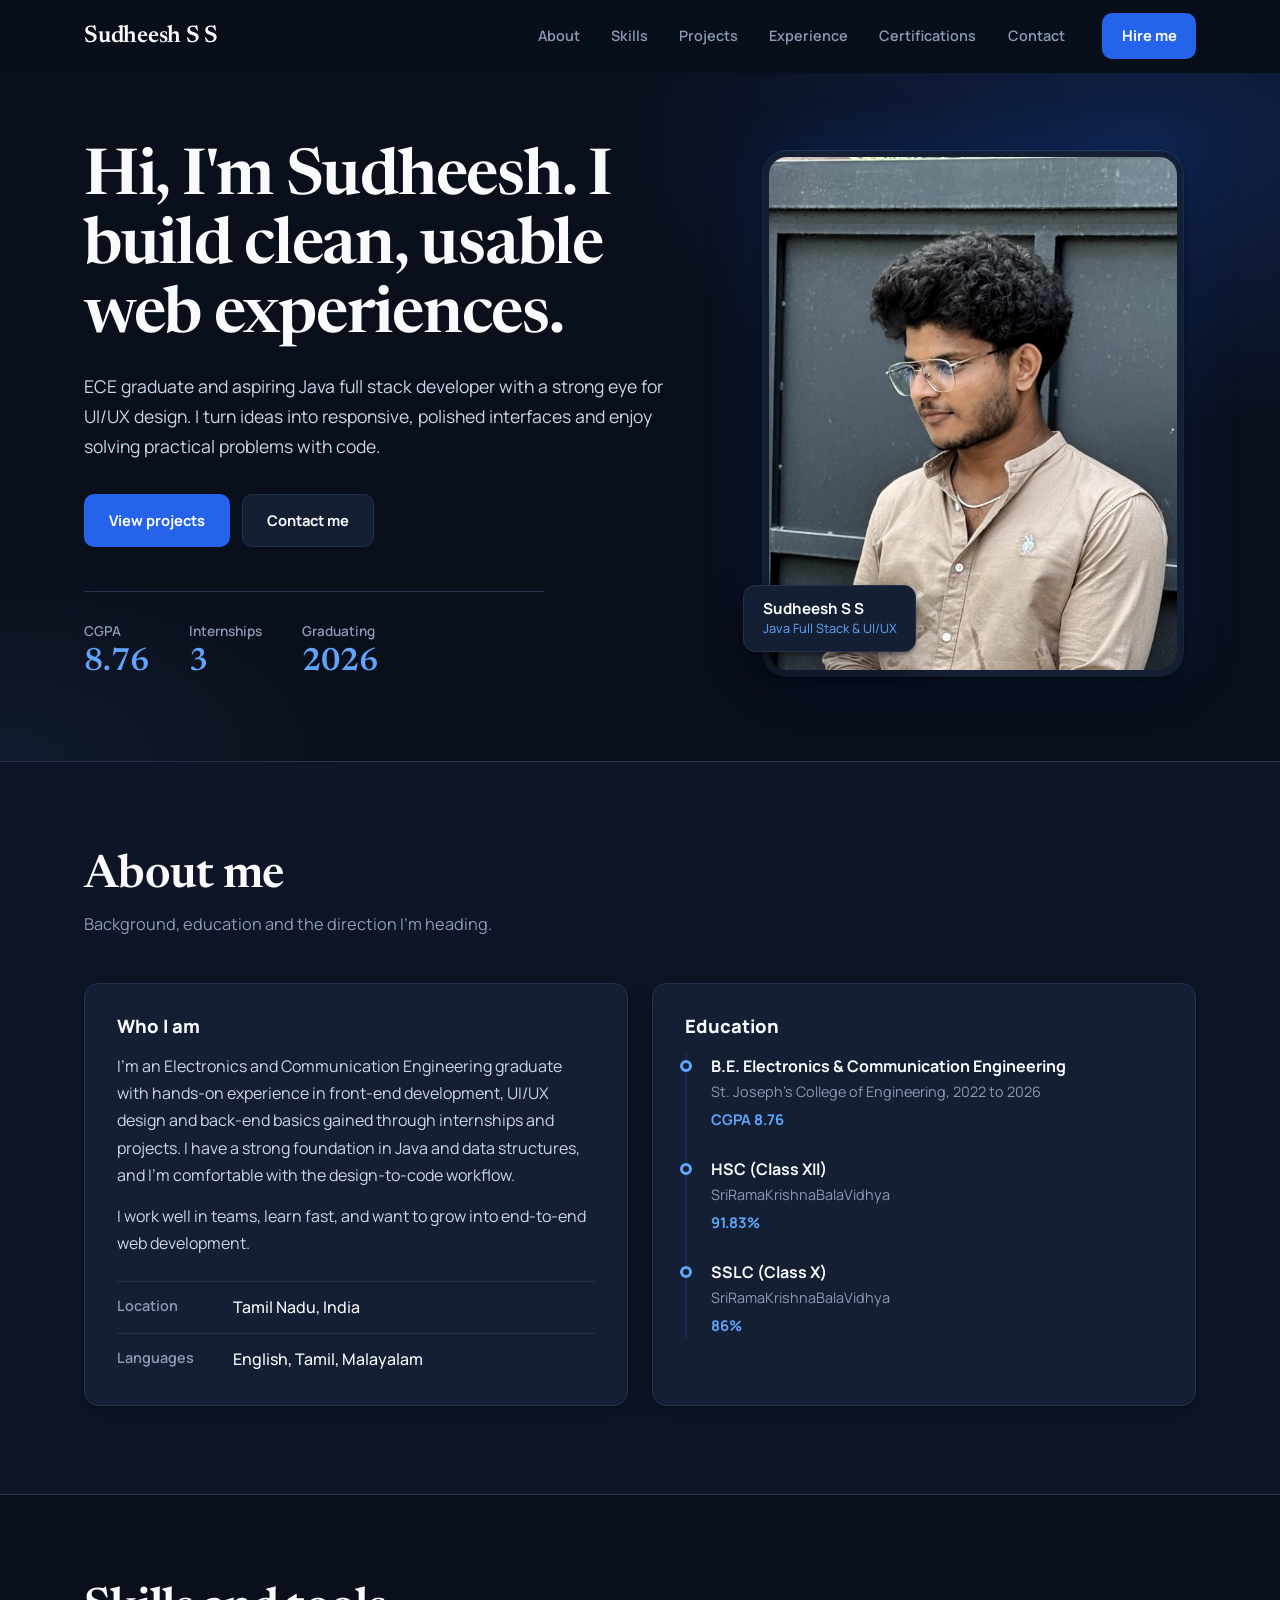
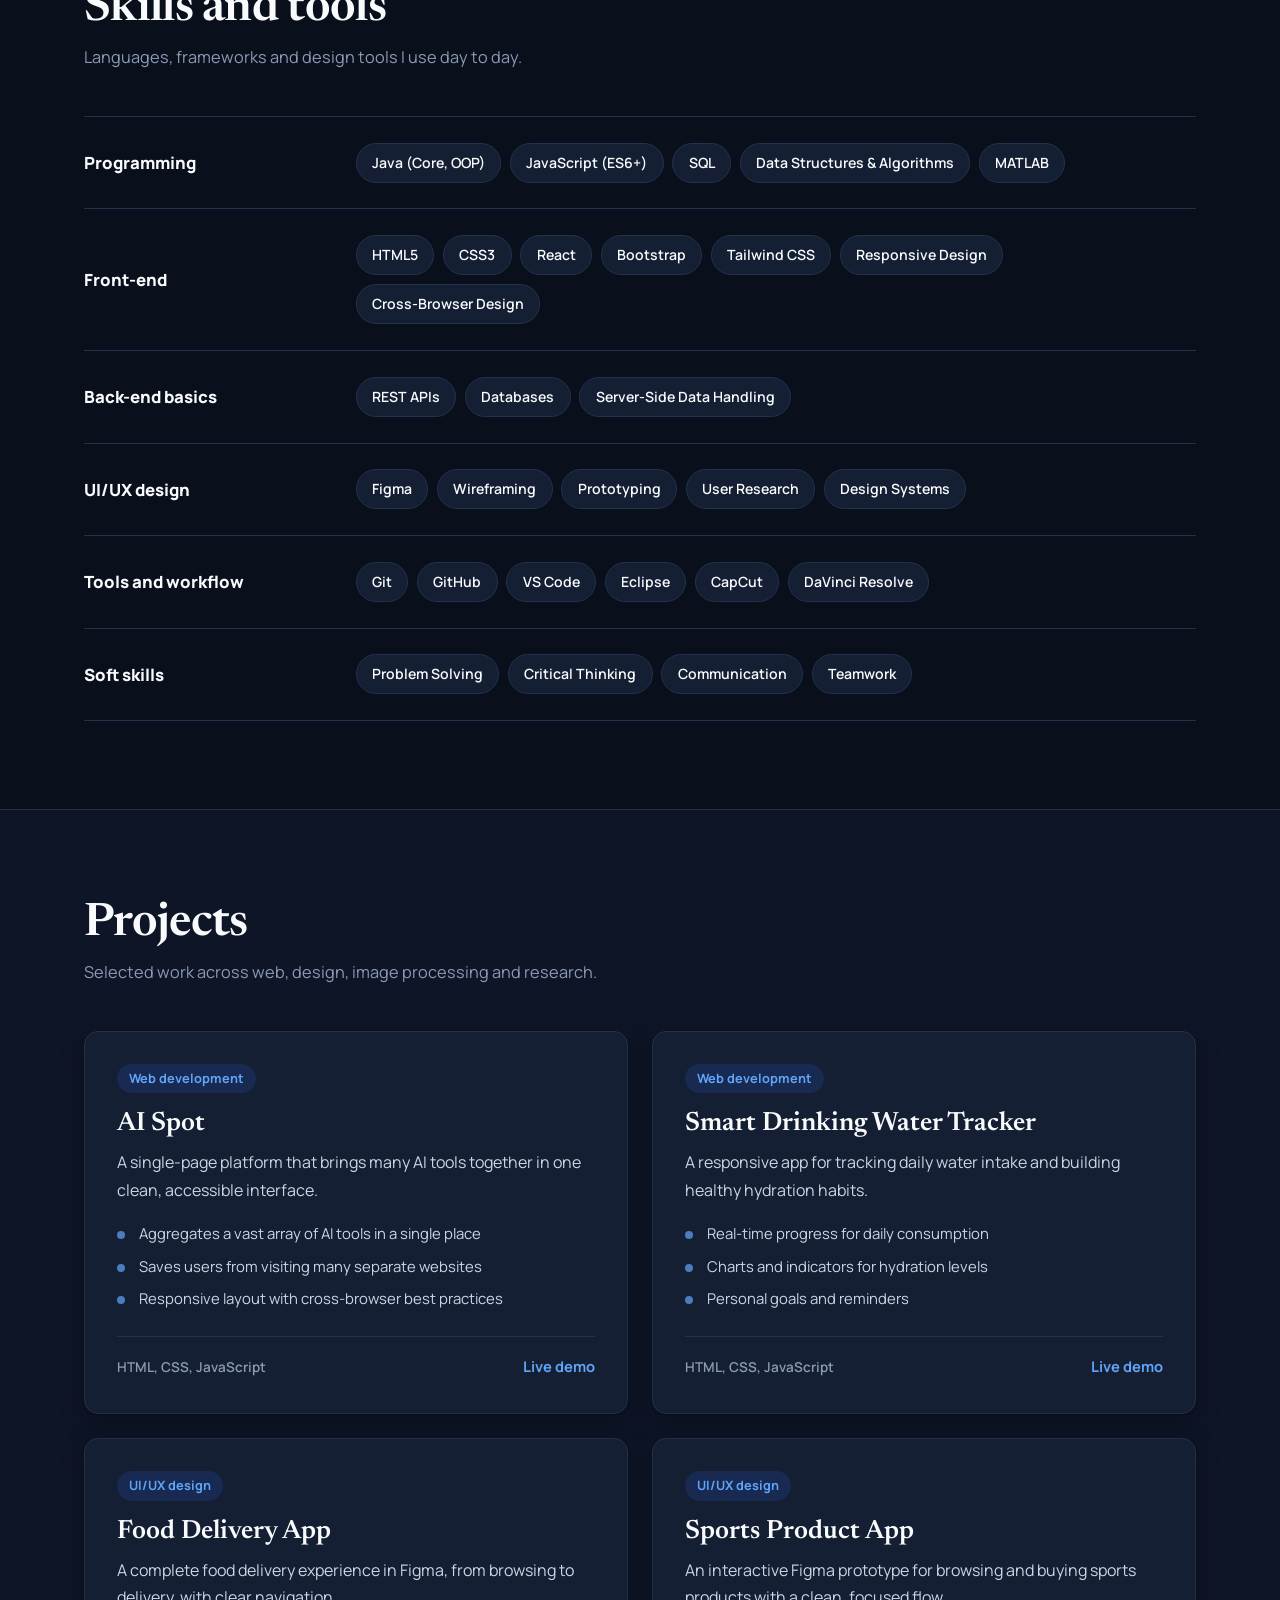
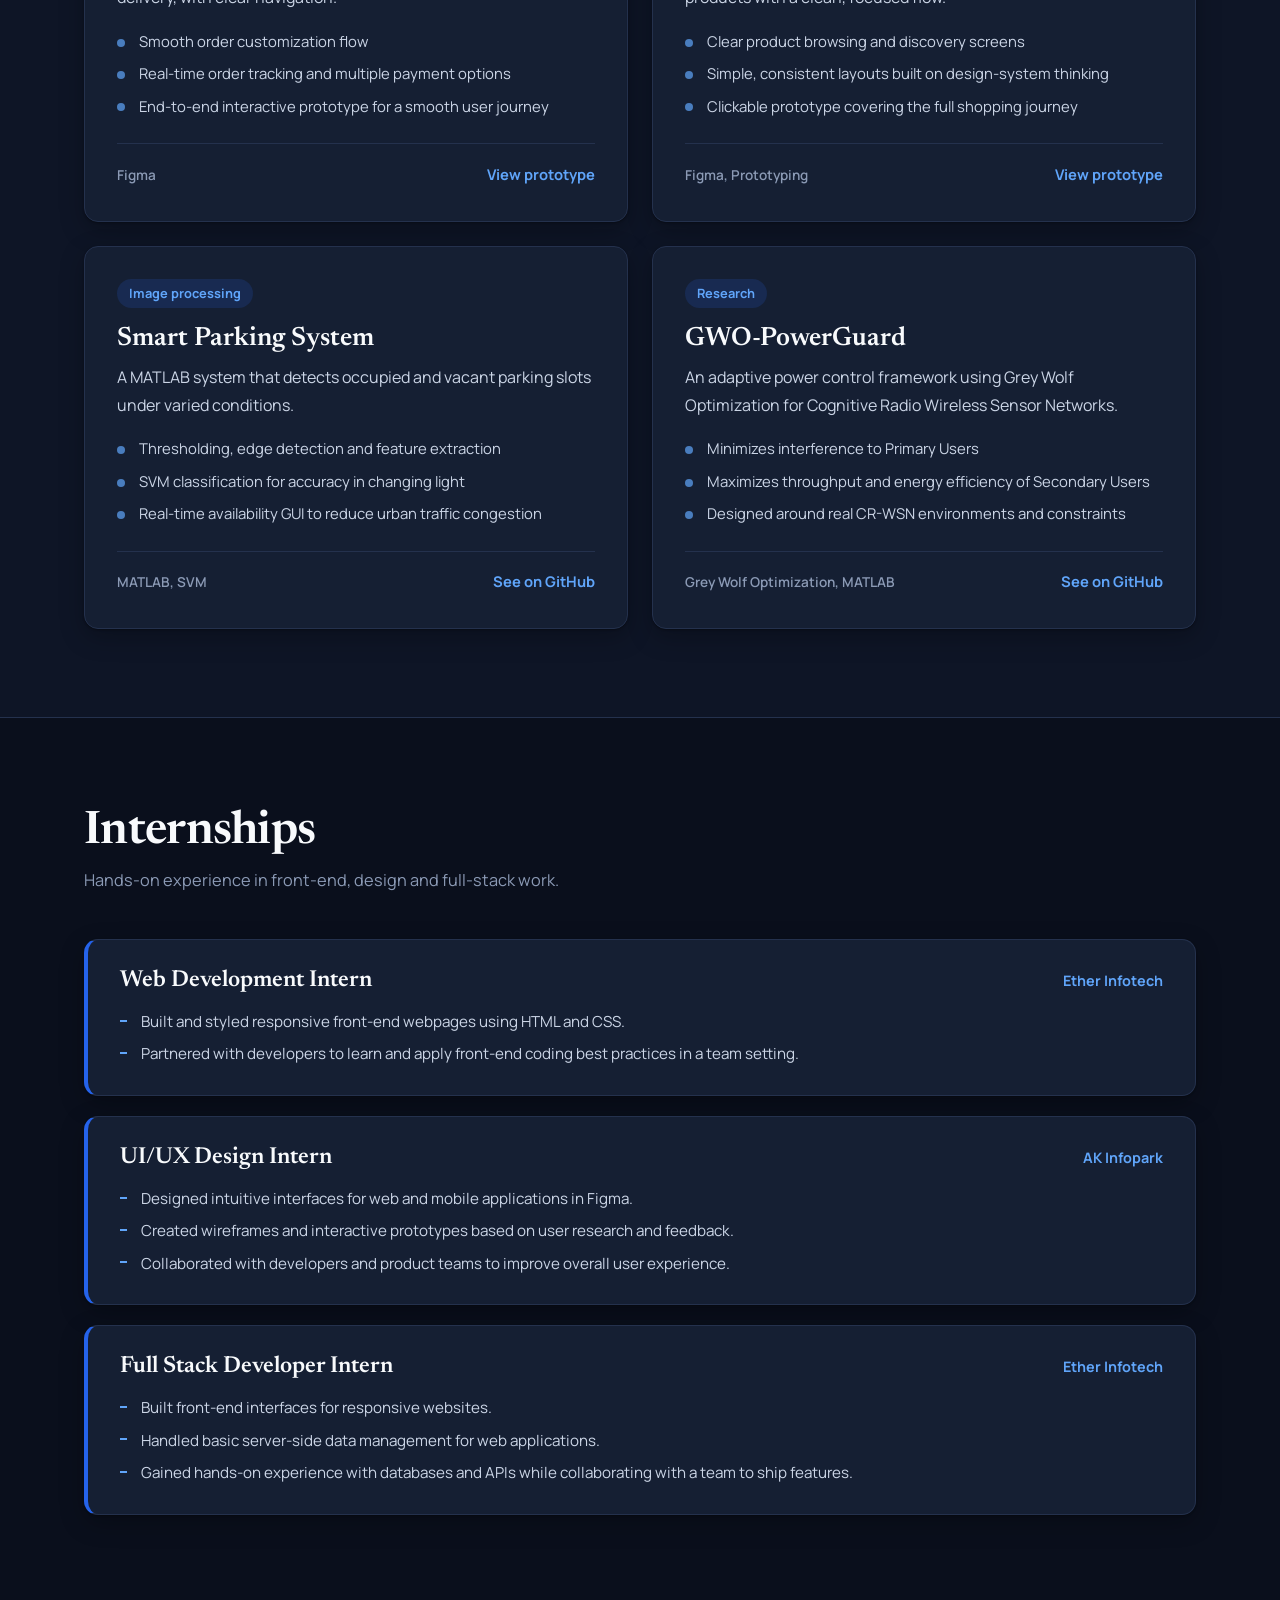
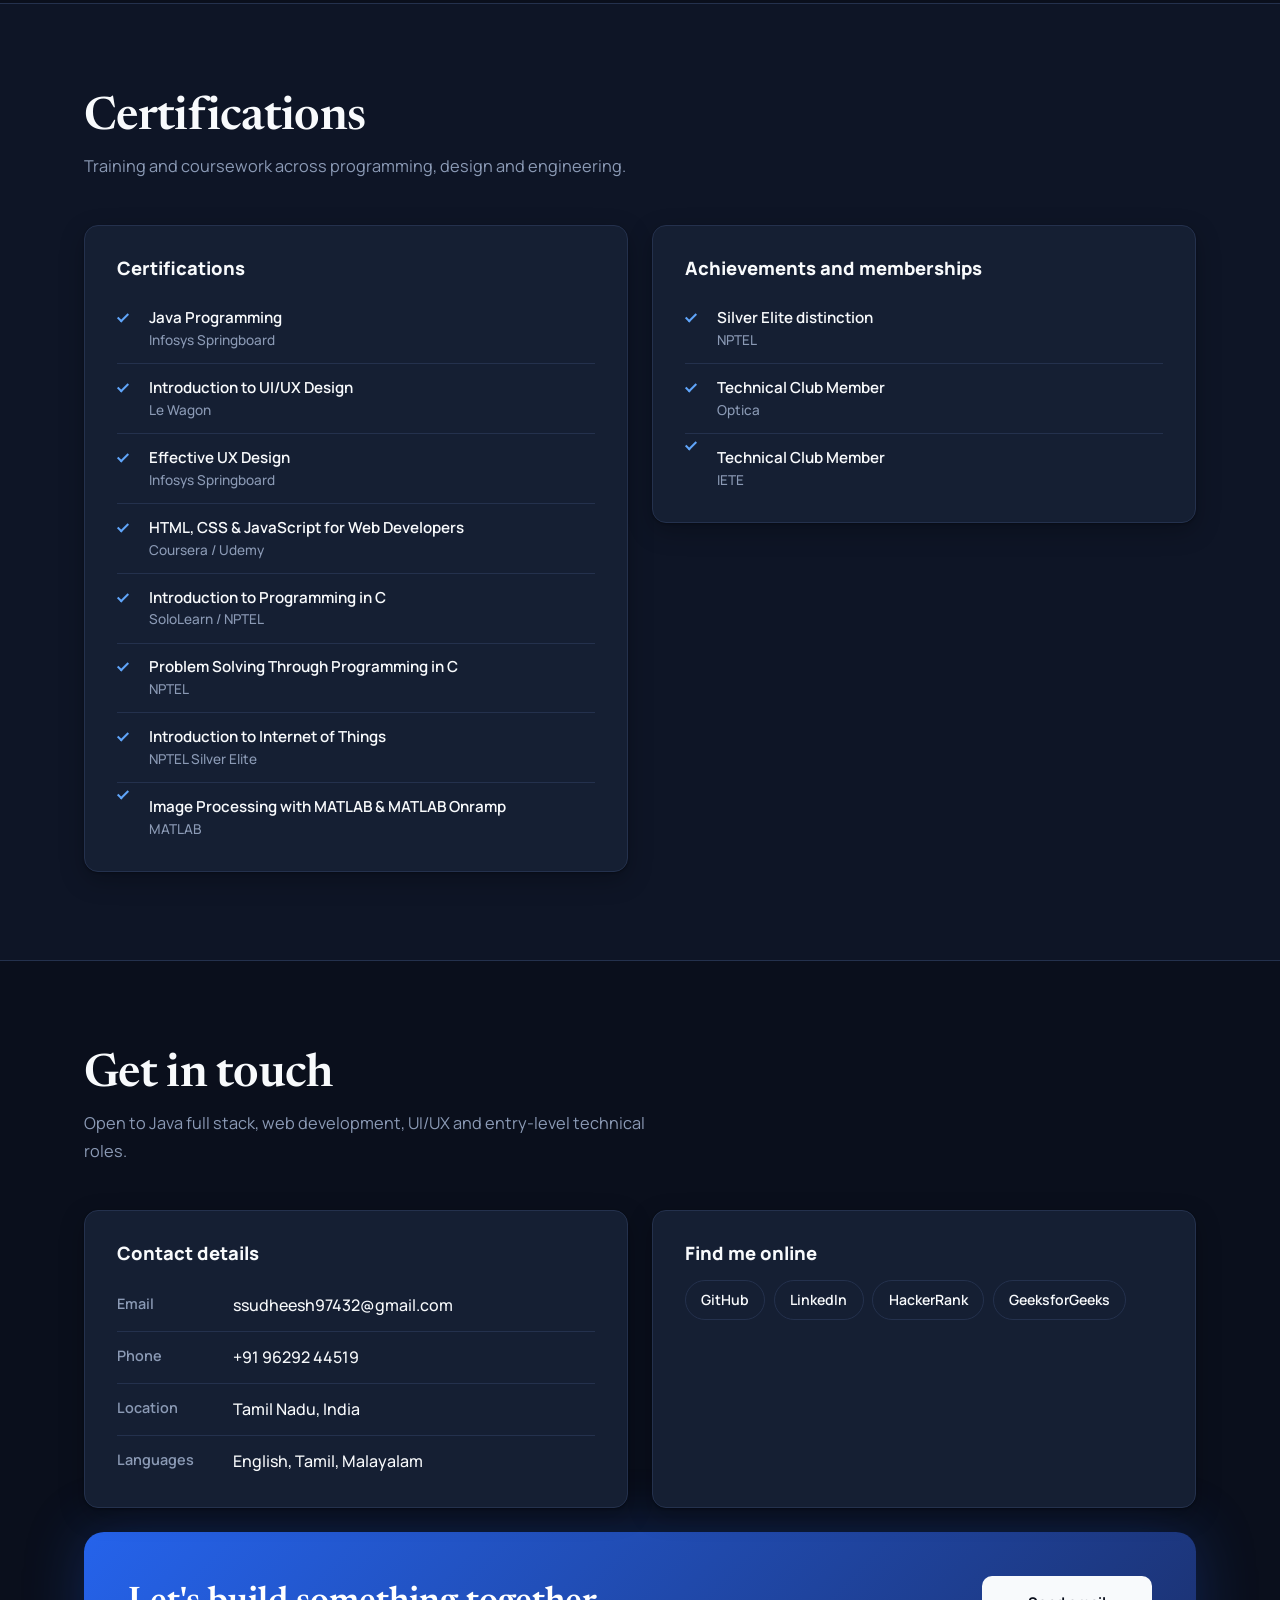
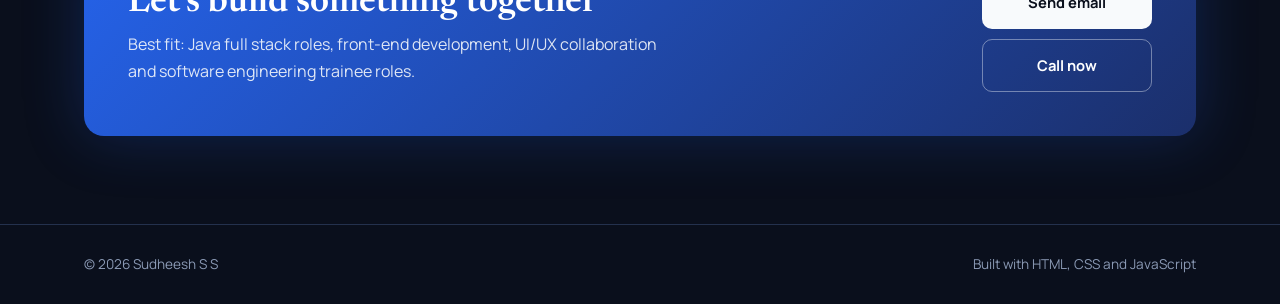
<file: index.html>
<!DOCTYPE html>
<html lang="en">
<head>
  <meta charset="UTF-8" />
  <meta name="viewport" content="width=device-width, initial-scale=1.0" />
  <meta name="theme-color" content="#0a0f1c" />
  <title>Sudheesh S S | Aspiring Java Full Stack Developer &amp; UI/UX Designer</title>
  <meta name="description" content="Portfolio of Sudheesh S S, ECE graduate, aspiring Java full stack developer and UI/UX designer." />
  <link rel="icon" type="image/svg+xml" href="img/favicon-512.png" />
  <link rel="preconnect" href="https://fonts.googleapis.com" />
  <link rel="preconnect" href="https://fonts.gstatic.com" crossorigin />
  <link href="https://fonts.googleapis.com/css2?family=Manrope:wght@400;500;600;700;800&family=Newsreader:opsz,wght@6..72,500;6..72,600&display=swap" rel="stylesheet" />
  <link rel="stylesheet" href="style.css" />
</head>
<body>

  <!-- NAV -->
  <header class="nav" id="nav">
    <div class="container nav-inner">
      <a href="#home" class="brand">Sudheesh S S</a>

      <nav class="nav-links" id="navLinks" aria-label="Primary">
        <a href="#about">About</a>
        <a href="#skills">Skills</a>
        <a href="#projects">Projects</a>
        <a href="#experience">Experience</a>
        <a href="#certifications">Certifications</a>
        <a href="#contact">Contact</a>
      </nav>

      <a href="mailto:ssudheesh97432@gmail.com" class="btn btn-dark nav-cta">Hire me</a>

      <button class="menu-btn" id="menuBtn" aria-label="Open menu" aria-expanded="false" aria-controls="navLinks">
        <span></span><span></span><span></span>
      </button>
    </div>
  </header>

  <main>

    <!-- HERO -->
    <section class="hero" id="home">
      <div class="container hero-grid">
        <div class="hero-text">
          <!--<p class="status"><span class="status-dot"></span>Open to opportunities</p>-->
          <h1>Hi, I'm Sudheesh. I build clean, usable web experiences.</h1>
          <p class="hero-lead">
            ECE graduate and aspiring Java full stack developer with a strong eye for UI/UX design.
            I turn ideas into responsive, polished interfaces and enjoy solving practical problems with code.
          </p>
          <div class="hero-actions">
            <a href="#projects" class="btn btn-primary">View projects</a>
            <a href="#contact" class="btn btn-outline">Contact me</a>
          </div>

          <dl class="facts">
            <div><dt>CGPA</dt><dd>8.76</dd></div>
            <div><dt>Internships</dt><dd>3</dd></div>
            <div><dt>Graduating</dt><dd>2026</dd></div>
          </dl>
        </div>

        <div class="hero-photo">
          <div class="photo-frame">
            <!-- Put your photo at images/profile.jpg -->
            <img src="img/WhatsApp Image 2026-07-04 at 8.43.09 PM.jpeg" alt="Portrait of Sudheesh S S" id="profileImg" />
            <div class="photo-fallback" id="photoFallback" aria-hidden="true">SS</div>
          </div>
          <div class="photo-tag">
            <strong>Sudheesh S S</strong>
            <span>Java Full Stack &amp; UI/UX</span>
          </div>
        </div>
      </div>
    </section>

    <!-- ABOUT -->
    <section class="section alt" id="about">
      <div class="container">
        <div class="section-head">
          <h2>About me</h2>
          <p>Background, education and the direction I'm heading.</p>
        </div>

        <div class="about-grid">
          <div class="panel">
            <h3>Who I am</h3>
            <p>
              I'm an Electronics and Communication Engineering graduate with hands-on experience in
              front-end development, UI/UX design and back-end basics gained through internships and projects.
              I have a strong foundation in Java and data structures, and I'm comfortable with the
              design-to-code workflow.
            </p>
            <p>
              I work well in teams, learn fast, and want to grow into end-to-end web development.
            </p>
            <ul class="meta">
              <li><span>Location</span>Tamil Nadu, India</li>
              <li><span>Languages</span>English, Tamil, Malayalam</li>
            </ul>
          </div>

          <div class="panel">
            <h3>Education</h3>
            <ul class="timeline">
              <li>
                <strong>B.E. Electronics &amp; Communication Engineering</strong>
                <span>St. Joseph's College of Engineering, 2022 to 2026</span>
                <em>CGPA 8.76</em>
              </li>
              <li>
                <strong>HSC (Class XII)</strong>
                <span>SriRamaKrishnaBalaVidhya</span>
                <em>91.83%</em>
              </li>
              <li>
                <strong>SSLC (Class X)</strong>
                <span>SriRamaKrishnaBalaVidhya</span>
                <em>86%</em>
              </li>
            </ul>
          </div>
        </div>
      </div>
    </section>

    <!-- SKILLS -->
    <section class="section" id="skills">
      <div class="container">
        <div class="section-head">
          <h2>Skills and tools</h2>
          <p>Languages, frameworks and design tools I use day to day.</p>
        </div>

        <div class="skills">
          <div class="skill-row">
            <h3>Programming</h3>
            <div class="chips"><span>Java (Core, OOP)</span><span>JavaScript (ES6+)</span><span>SQL</span><span>Data Structures &amp; Algorithms</span><span>MATLAB</span></div>
          </div>
          <div class="skill-row">
            <h3>Front-end</h3>
            <div class="chips"><span>HTML5</span><span>CSS3</span><span>React</span><span>Bootstrap</span><span>Tailwind CSS</span><span>Responsive Design</span><span>Cross-Browser Design</span></div>
          </div>
          <div class="skill-row">
            <h3>Back-end basics</h3>
            <div class="chips"><span>REST APIs</span><span>Databases</span><span>Server-Side Data Handling</span></div>
          </div>
          <div class="skill-row">
            <h3>UI/UX design</h3>
            <div class="chips"><span>Figma</span><span>Wireframing</span><span>Prototyping</span><span>User Research</span><span>Design Systems</span></div>
          </div>
          <div class="skill-row">
            <h3>Tools and workflow</h3>
            <div class="chips"><span>Git</span><span>GitHub</span><span>VS Code</span><span>Eclipse</span><span>CapCut</span><span>DaVinci Resolve</span></div>
          </div>
          <div class="skill-row">
            <h3>Soft skills</h3>
            <div class="chips"><span>Problem Solving</span><span>Critical Thinking</span><span>Communication</span><span>Teamwork</span></div>
          </div>
        </div>
      </div>
    </section>

    <!-- PROJECTS -->
    <section class="section alt" id="projects">
      <div class="container">
        <div class="section-head">
          <h2>Projects</h2>
          <p>Selected work across web, design, image processing and research.</p>
        </div>

        <div class="project-grid">

          <article class="project">
            <span class="project-type">Web development</span>
            <h3>AI Spot</h3>
            <p>A single-page platform that brings many AI tools together in one clean, accessible interface.</p>
            <ul>
              <li>Aggregates a vast array of AI tools in a single place</li>
              <li>Saves users from visiting many separate websites</li>
              <li>Responsive layout with cross-browser best practices</li>
            </ul>
            <div class="project-foot">
              <span class="stack">HTML, CSS, JavaScript</span>
              <a class="link" href="https://aispot-delta.vercel.app/" target="_blank" rel="noopener">Live demo</a>
            </div>
          </article>

          <article class="project">
            <span class="project-type">Web development</span>
            <h3>Smart Drinking Water Tracker</h3>
            <p>A responsive app for tracking daily water intake and building healthy hydration habits.</p>
            <ul>
              <li>Real-time progress for daily consumption</li>
              <li>Charts and indicators for hydration levels</li>
              <li>Personal goals and reminders</li>
            </ul>
            <div class="project-foot">
              <span class="stack">HTML, CSS, JavaScript</span>
              <a class="link" href="https://drink-water-beta-three.vercel.app/" target="_blank" rel="noopener">Live demo</a>
            </div>
          </article>

          <article class="project">
            <span class="project-type">UI/UX design</span>
            <h3>Food Delivery App</h3>
            <p>A complete food delivery experience in Figma, from browsing to delivery, with clear navigation.</p>
            <ul>
              <li>Smooth order customization flow</li>
              <li>Real-time order tracking and multiple payment options</li>
              <li>End-to-end interactive prototype for a smooth user journey</li>
            </ul>
            <div class="project-foot">
              <span class="stack">Figma</span>
              <a class="link" href="https://www.figma.com/proto/OZljlitYWwOR3Rf7YrX8h6/Food-app?node-id=1-3&starting-point-node-id=1%3A2&t=5U3A40zO72o2t0hq-1" target="_blank" rel="noopener">View prototype</a>
            </div>
          </article>

          <article class="project">
            <span class="project-type">UI/UX design</span>
            <h3>Sports Product App</h3>
            <p>An interactive Figma prototype for browsing and buying sports products with a clean, focused flow.</p>
            <ul>
              <li>Clear product browsing and discovery screens</li>
              <li>Simple, consistent layouts built on design-system thinking</li>
              <li>Clickable prototype covering the full shopping journey</li>
            </ul>
            <div class="project-foot">
              <span class="stack">Figma, Prototyping</span>
              <a class="link" href="https://www.figma.com/proto/j3RH9YS3zWxuULJxCt6776/Untitled?node-id=35-87&starting-point-node-id=35%3A87&t=gddBHFqMrfnyZzjY-1" target="_blank" rel="noopener">View prototype</a>
            </div>
          </article>

          <article class="project">
            <span class="project-type">Image processing</span>
            <h3>Smart Parking System</h3>
            <p>A MATLAB system that detects occupied and vacant parking slots under varied conditions.</p>
            <ul>
              <li>Thresholding, edge detection and feature extraction</li>
              <li>SVM classification for accuracy in changing light</li>
              <li>Real-time availability GUI to reduce urban traffic congestion</li>
            </ul>
            <div class="project-foot">
              <span class="stack">MATLAB, SVM</span>
              <a class="link" href="https://github.com/Sudheesh06102004/Smart-Parking-using-Image-Processing" target="_blank" rel="noopener">See on GitHub</a>
            </div>
          </article>

          <article class="project">
            <span class="project-type">Research</span>
            <h3>GWO-PowerGuard</h3>
            <p>An adaptive power control framework using Grey Wolf Optimization for Cognitive Radio Wireless Sensor Networks.</p>
            <ul>
              <li>Minimizes interference to Primary Users</li>
              <li>Maximizes throughput and energy efficiency of Secondary Users</li>
              <li>Designed around real CR-WSN environments and constraints</li>
            </ul>
            <div class="project-foot">
              <span class="stack">Grey Wolf Optimization, MATLAB</span>
              <a class="link" href="https://github.com/Sudheesh06102004" target="_blank" rel="noopener">See on GitHub</a>
            </div>
          </article>

        </div>
      </div>
    </section>

    <!-- EXPERIENCE -->
    <section class="section" id="experience">
      <div class="container">
        <div class="section-head">
          <h2>Internships</h2>
          <p>Hands-on experience in front-end, design and full-stack work.</p>
        </div>

        <ol class="exp-list">
          <li class="exp">
            <div class="exp-head">
              <h3>Web Development Intern</h3>
              <span class="company">Ether Infotech</span>
            </div>
            <ul>
              <li>Built and styled responsive front-end webpages using HTML and CSS.</li>
              <li>Partnered with developers to learn and apply front-end coding best practices in a team setting.</li>
            </ul>
          </li>

          <li class="exp">
            <div class="exp-head">
              <h3>UI/UX Design Intern</h3>
              <span class="company">AK Infopark</span>
            </div>
            <ul>
              <li>Designed intuitive interfaces for web and mobile applications in Figma.</li>
              <li>Created wireframes and interactive prototypes based on user research and feedback.</li>
              <li>Collaborated with developers and product teams to improve overall user experience.</li>
            </ul>
          </li>

          <li class="exp">
            <div class="exp-head">
              <h3>Full Stack Developer Intern</h3>
              <span class="company">Ether Infotech</span>
            </div>
            <ul>
              <li>Built front-end interfaces for responsive websites.</li>
              <li>Handled basic server-side data management for web applications.</li>
              <li>Gained hands-on experience with databases and APIs while collaborating with a team to ship features.</li>
            </ul>
          </li>
        </ol>
      </div>
    </section>

    <!-- CERTIFICATIONS -->
    <section class="section alt" id="certifications">
      <div class="container">
        <div class="section-head">
          <h2>Certifications</h2>
          <p>Training and coursework across programming, design and engineering.</p>
        </div>

        <div class="cert-grid">
          <div class="panel">
            <h3>Certifications</h3>
            <ul class="check-list">
              <li>Java Programming <span>Infosys Springboard</span></li>
              <li>Introduction to UI/UX Design <span>Le Wagon</span></li>
              <li>Effective UX Design <span>Infosys Springboard</span></li>
              <li>HTML, CSS &amp; JavaScript for Web Developers <span>Coursera / Udemy</span></li>
              <li>Introduction to Programming in C <span>SoloLearn / NPTEL</span></li>
              <li>Problem Solving Through Programming in C <span>NPTEL</span></li>
              <li>Introduction to Internet of Things <span>NPTEL Silver Elite</span></li>
              <li>Image Processing with MATLAB &amp; MATLAB Onramp <span>MATLAB</span></li>
            </ul>
          </div>

          <div class="panel">
            <h3>Achievements and memberships</h3>
            <ul class="check-list">
              <li>Silver Elite distinction <span>NPTEL</span></li>
              <li>Technical Club Member <span>Optica</span></li>
              <li>Technical Club Member <span>IETE</span></li>
            </ul>
          </div>
        </div>
      </div>
    </section>

    <!-- CONTACT -->
    <section class="section" id="contact">
      <div class="container">
        <div class="section-head">
          <h2>Get in touch</h2>
          <p>Open to Java full stack, web development, UI/UX and entry-level technical roles.</p>
        </div>

        <div class="contact-grid">
          <div class="panel">
            <h3>Contact details</h3>
            <ul class="meta">
              <li><span>Email</span><a href="mailto:ssudheesh97432@gmail.com">ssudheesh97432@gmail.com</a></li>
              <li><span>Phone</span><a href="tel:+919629244519">+91 96292 44519</a></li>
              <li><span>Location</span>Tamil Nadu, India</li>
              <li><span>Languages</span>English, Tamil, Malayalam</li>
            </ul>
          </div>

          <div class="panel">
            <h3>Find me online</h3>
            <div class="chips profiles">
              <a href="https://github.com/Sudheesh06102004" target="_blank" rel="noopener">GitHub</a>
              <a href="https://www.linkedin.com/in/sudheesh-s-s-b59bb0258/" target="_blank" rel="noopener">LinkedIn</a>
              <a href="https://www.hackerrank.com/profile/Sudheesh0610" target="_blank" rel="noopener">HackerRank</a>
              <a href="https://www.geeksforgeeks.org/profile/sudheeje5i" target="_blank" rel="noopener">GeeksforGeeks</a>
            </div>
          </div>
        </div>

        <div class="cta">
          <div>
            <h3>Let's build something together</h3>
            <p>Best fit: Java full stack roles, front-end development, UI/UX collaboration and software engineering trainee roles.</p>
          </div>
          <div class="cta-actions">
            <a class="btn btn-light" href="mailto:ssudheesh97432@gmail.com">Send email</a>
            <a class="btn btn-ghost" href="tel:+919629244519">Call now</a>
          </div>
        </div>
      </div>
    </section>

  </main>

  <footer class="footer">
    <div class="container footer-inner">
      <p>&copy; 2026 Sudheesh S S</p>
      <p>Built with HTML, CSS and JavaScript</p>
    </div>
  </footer>

  <script src="script.js"></script>
</body>
</html>
</file>
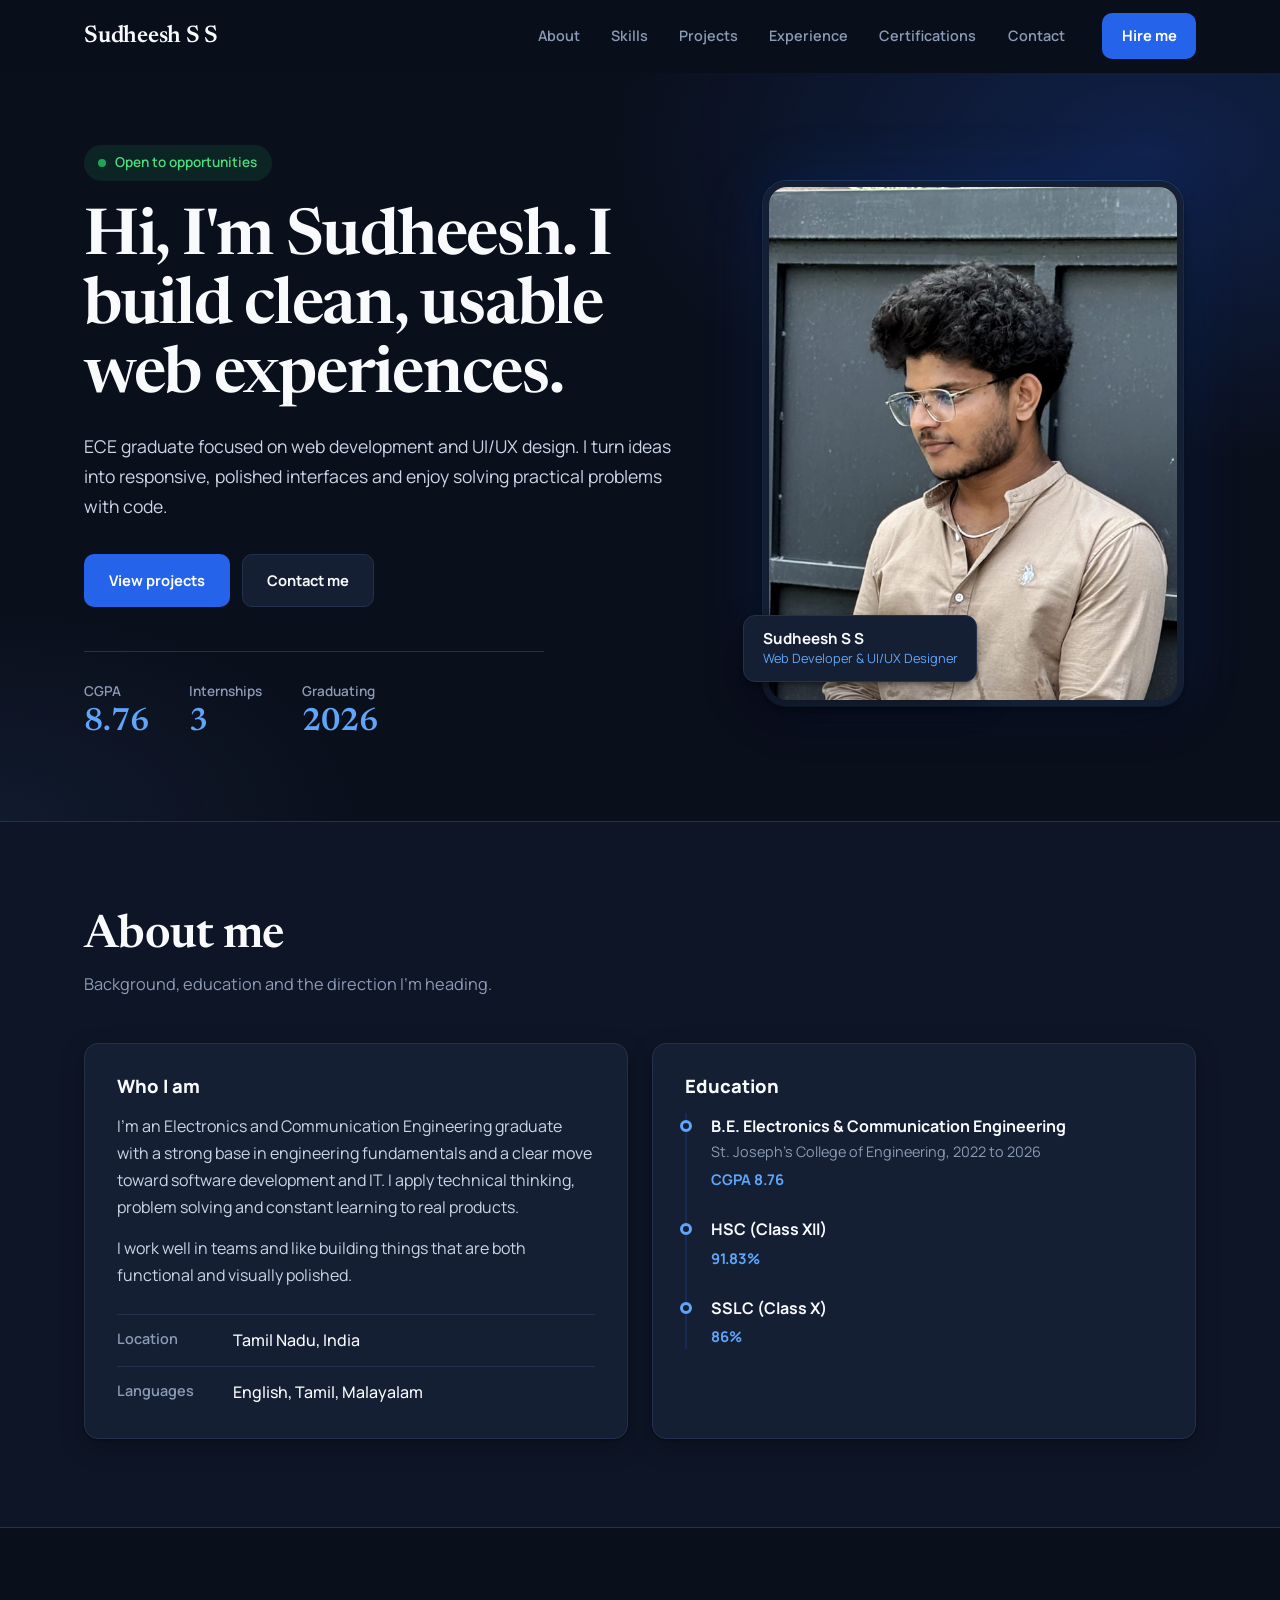
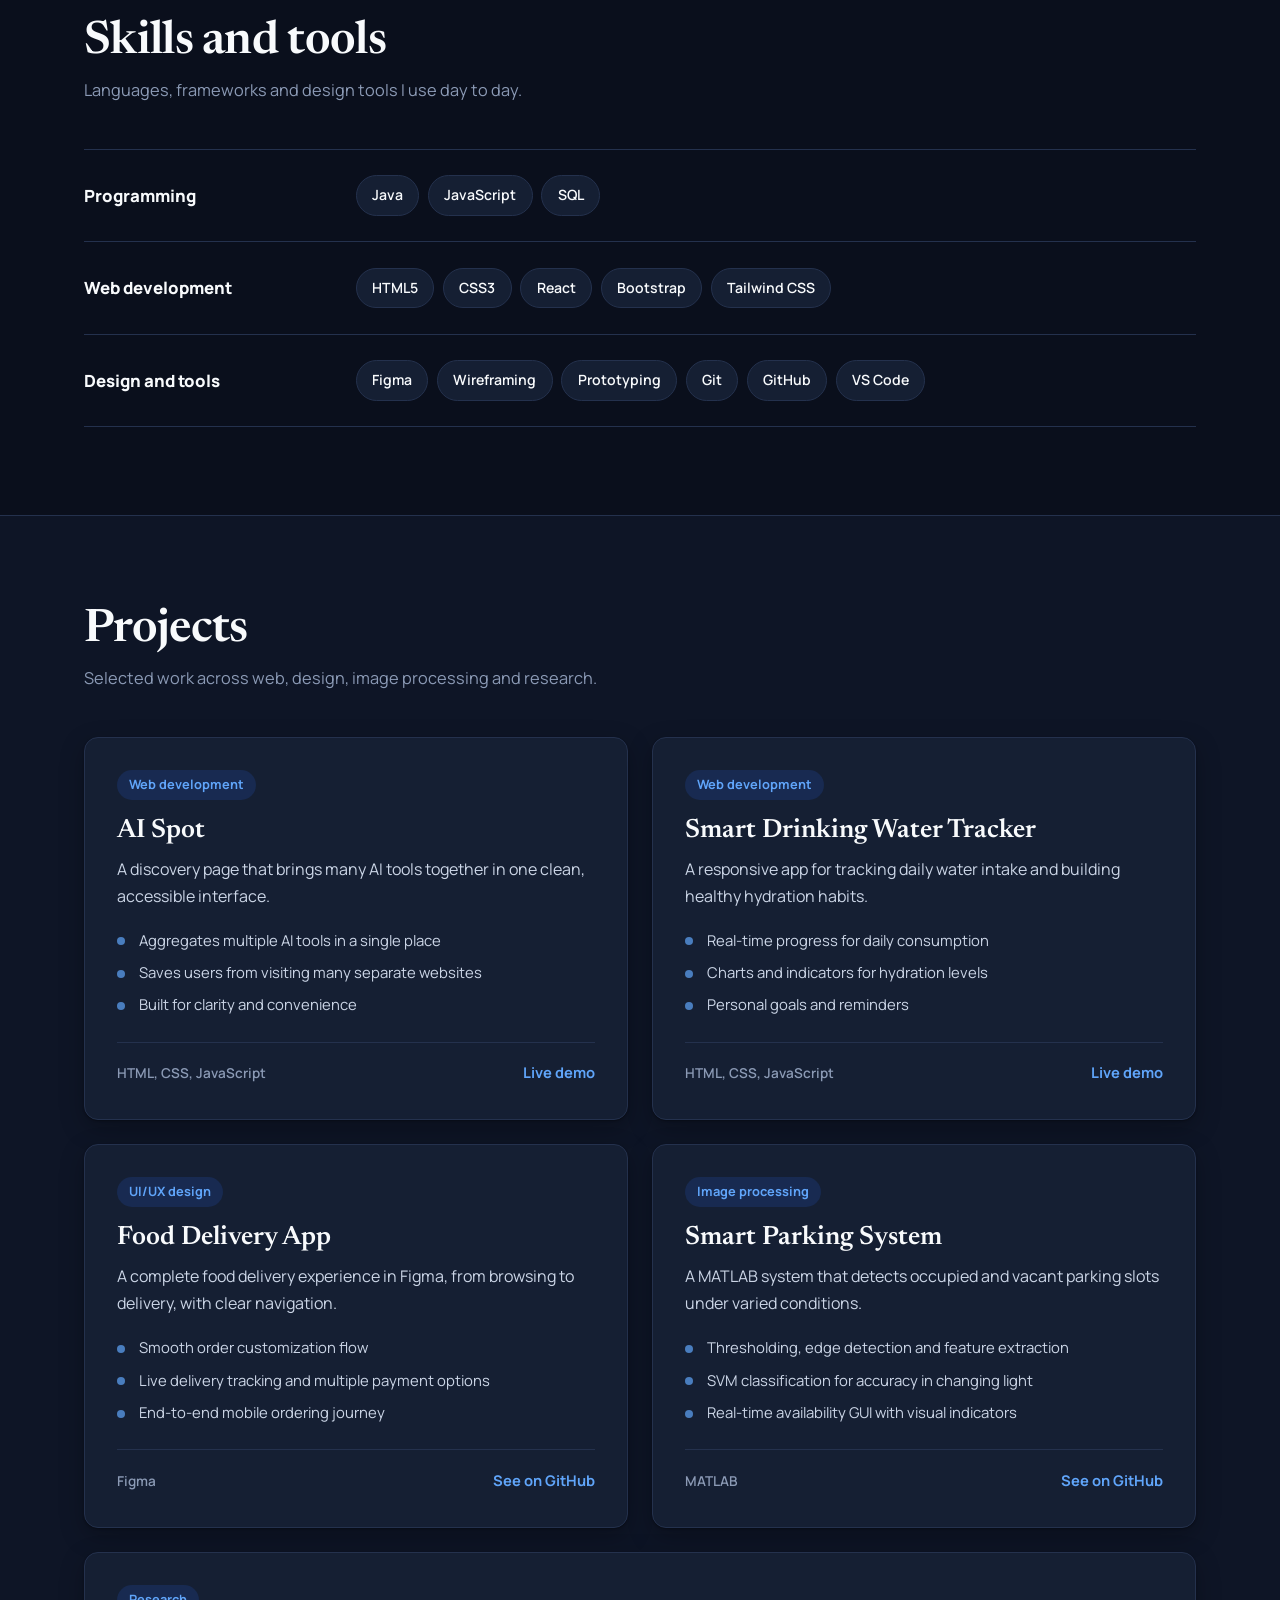
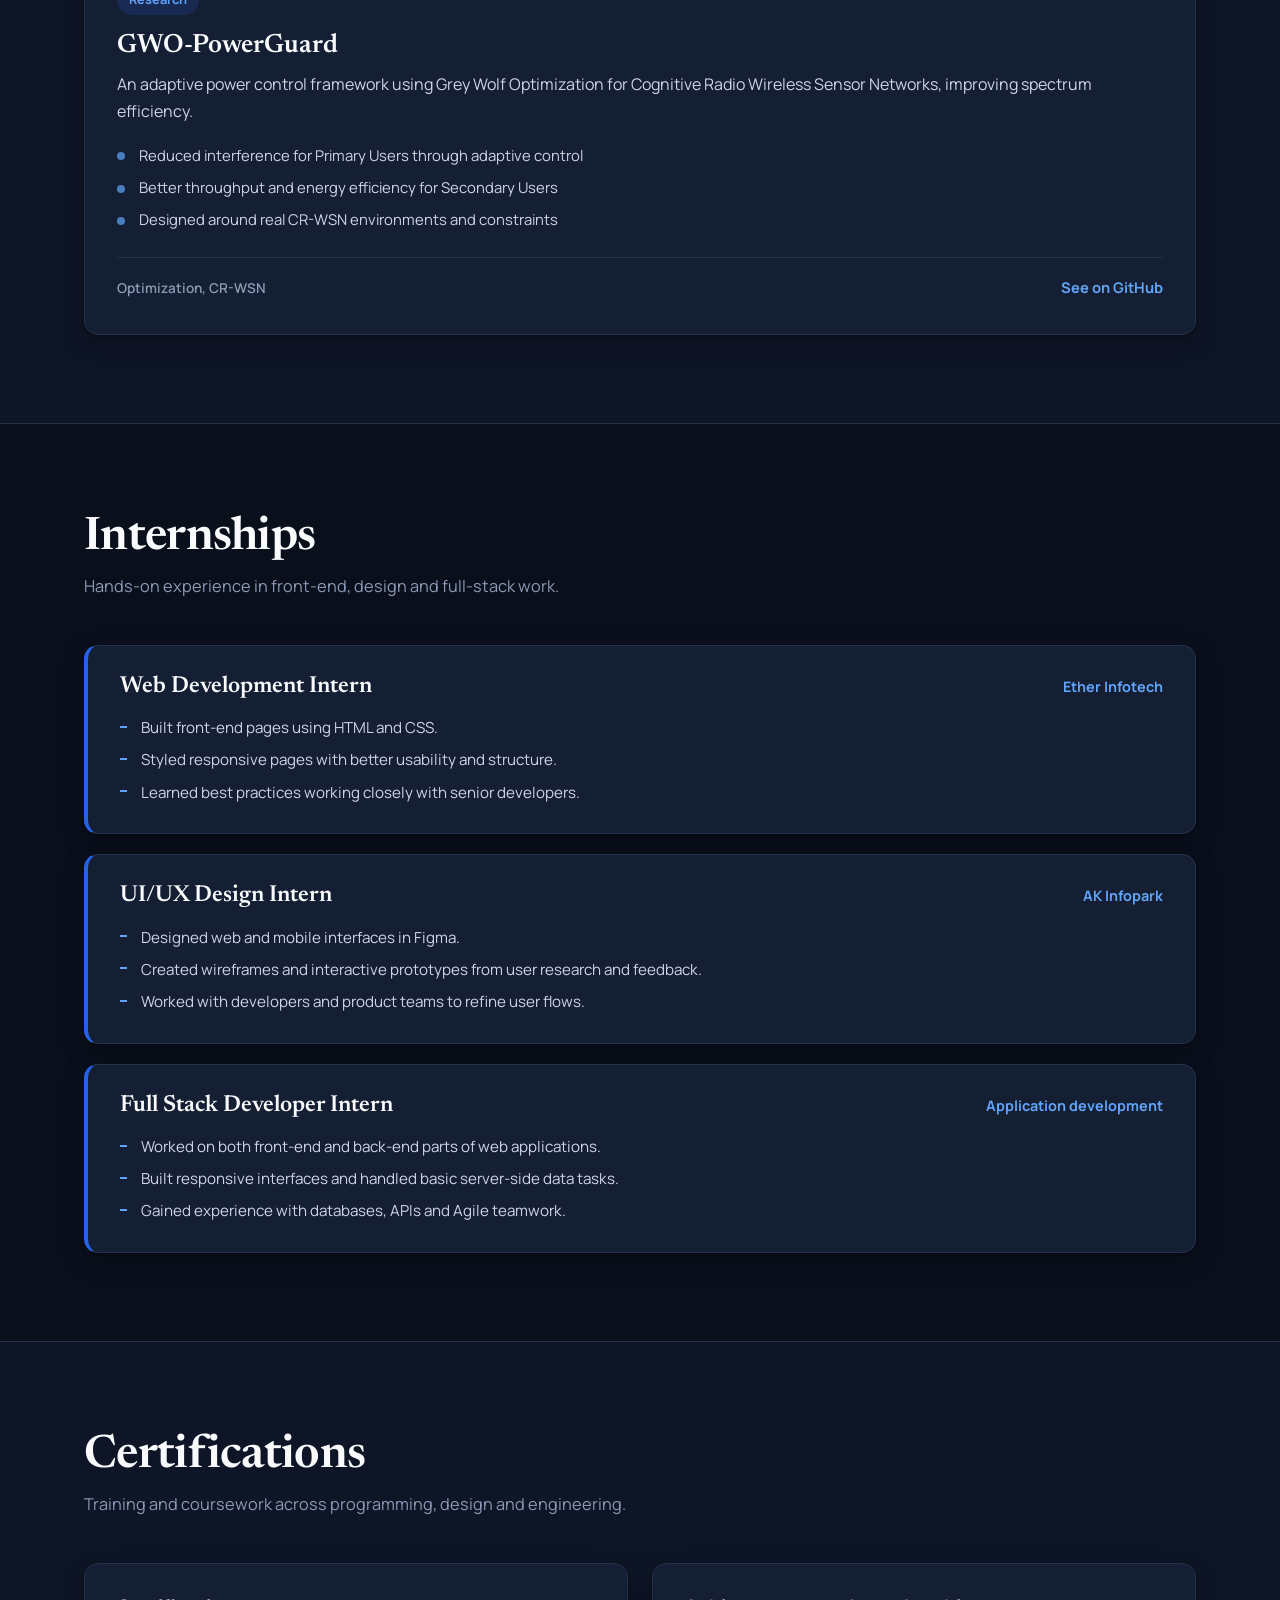
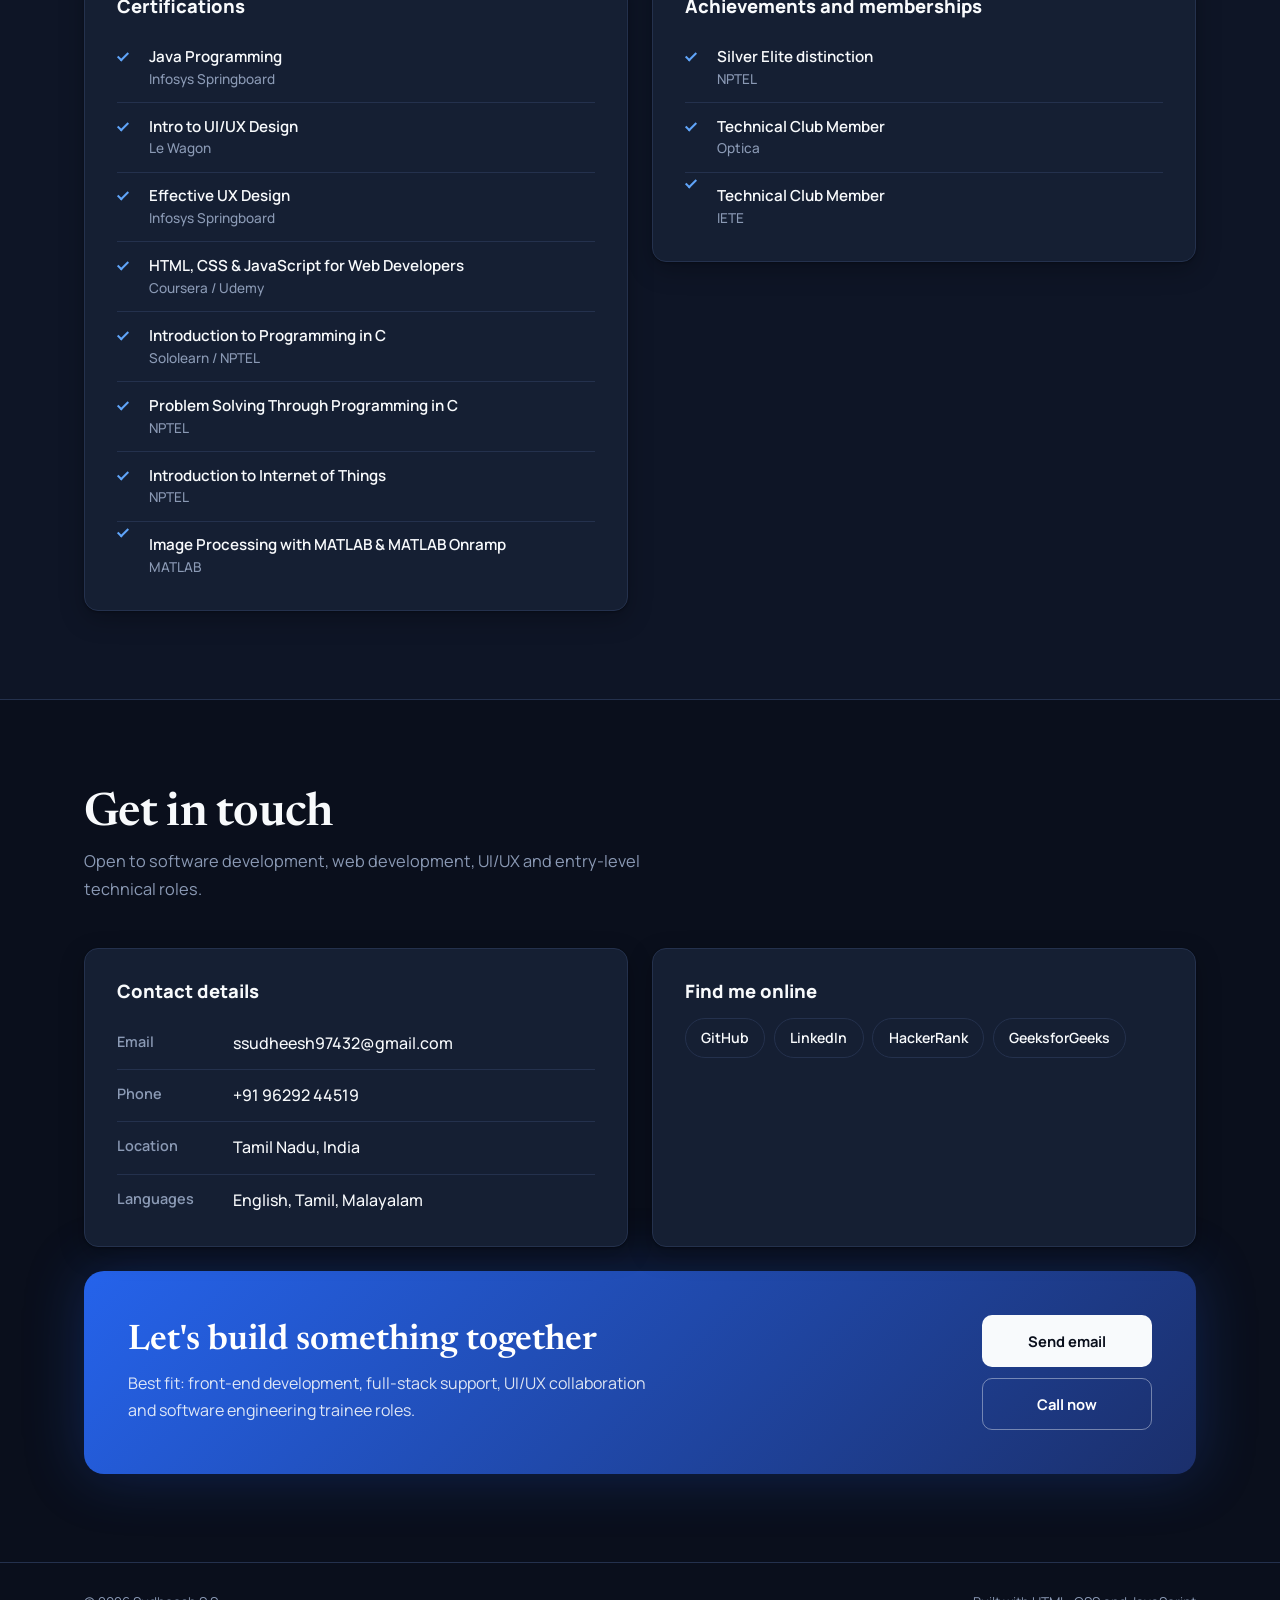
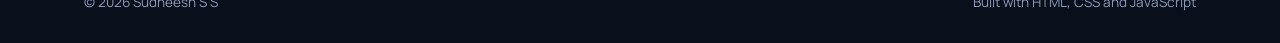
<file: inde.html>
<!DOCTYPE html>
<html lang="en">
<head>
  <meta charset="UTF-8" />
  <meta name="viewport" content="width=device-width, initial-scale=1.0" />
  <title>Sudheesh S S | Web Developer &amp; UI/UX Designer</title>
  <meta name="description" content="Portfolio of Sudheesh S S, ECE graduate, web developer and UI/UX designer." />
  <link rel="preconnect" href="https://fonts.googleapis.com" />
  <link rel="preconnect" href="https://fonts.gstatic.com" crossorigin />
  <link href="https://fonts.googleapis.com/css2?family=Manrope:wght@400;500;600;700;800&family=Newsreader:opsz,wght@6..72,500;6..72,600&display=swap" rel="stylesheet" />
  <link rel="stylesheet" href="style.css" />
</head>
<body>

  <!-- NAV -->
  <header class="nav" id="nav">
    <div class="container nav-inner">
      <a href="#home" class="brand">Sudheesh S S</a>

      <nav class="nav-links" id="navLinks" aria-label="Primary">
        <a href="#about">About</a>
        <a href="#skills">Skills</a>
        <a href="#projects">Projects</a>
        <a href="#experience">Experience</a>
        <a href="#certifications">Certifications</a>
        <a href="#contact">Contact</a>
      </nav>

      <a href="mailto:ssudheesh97432@gmail.com" class="btn btn-dark nav-cta">Hire me</a>

      <button class="menu-btn" id="menuBtn" aria-label="Open menu" aria-expanded="false" aria-controls="navLinks">
        <span></span><span></span><span></span>
      </button>
    </div>
  </header>

  <main>

    <!-- HERO -->
    <section class="hero" id="home">
      <div class="container hero-grid">
        <div class="hero-text">
          <p class="status"><span class="status-dot"></span>Open to opportunities</p>
          <h1>Hi, I'm Sudheesh. I build clean, usable web experiences.</h1>
          <p class="hero-lead">
            ECE graduate focused on web development and UI/UX design. I turn ideas into
            responsive, polished interfaces and enjoy solving practical problems with code.
          </p>
          <div class="hero-actions">
            <a href="#projects" class="btn btn-primary">View projects</a>
            <a href="#contact" class="btn btn-outline">Contact me</a>
          </div>

          <dl class="facts">
            <div><dt>CGPA</dt><dd>8.76</dd></div>
            <div><dt>Internships</dt><dd>3</dd></div>
            <div><dt>Graduating</dt><dd>2026</dd></div>
          </dl>
        </div>

        <div class="hero-photo">
          <div class="photo-frame">
            <!-- Put your photo at images/profile.jpg -->
            <img src="img/WhatsApp Image 2026-07-04 at 8.43.09 PM.jpeg" alt="Portrait of Sudheesh S S" id="profileImg" />
            <div class="photo-fallback" id="photoFallback" aria-hidden="true">SS</div>
          </div>
          <div class="photo-tag">
            <strong>Sudheesh S S</strong>
            <span>Web Developer &amp; UI/UX Designer</span>
          </div>
        </div>
      </div>
    </section>

    <!-- ABOUT -->
    <section class="section alt" id="about">
      <div class="container">
        <div class="section-head">
          <h2>About me</h2>
          <p>Background, education and the direction I'm heading.</p>
        </div>

        <div class="about-grid">
          <div class="panel">
            <h3>Who I am</h3>
            <p>
              I'm an Electronics and Communication Engineering graduate with a strong base in
              engineering fundamentals and a clear move toward software development and IT.
              I apply technical thinking, problem solving and constant learning to real products.
            </p>
            <p>
              I work well in teams and like building things that are both functional and
              visually polished.
            </p>
            <ul class="meta">
              <li><span>Location</span>Tamil Nadu, India</li>
              <li><span>Languages</span>English, Tamil, Malayalam</li>
            </ul>
          </div>

          <div class="panel">
            <h3>Education</h3>
            <ul class="timeline">
              <li>
                <strong>B.E. Electronics &amp; Communication Engineering</strong>
                <span>St. Joseph's College of Engineering, 2022 to 2026</span>
                <em>CGPA 8.76</em>
              </li>
              <li>
                <strong>HSC (Class XII)</strong>
                <em>91.83%</em>
              </li>
              <li>
                <strong>SSLC (Class X)</strong>
                <em>86%</em>
              </li>
            </ul>
          </div>
        </div>
      </div>
    </section>

    <!-- SKILLS -->
    <section class="section" id="skills">
      <div class="container">
        <div class="section-head">
          <h2>Skills and tools</h2>
          <p>Languages, frameworks and design tools I use day to day.</p>
        </div>

        <div class="skills">
          <div class="skill-row">
            <h3>Programming</h3>
            <div class="chips"><span>Java</span><span>JavaScript</span><span>SQL</span></div>
          </div>
          <div class="skill-row">
            <h3>Web development</h3>
            <div class="chips"><span>HTML5</span><span>CSS3</span><span>React</span><span>Bootstrap</span><span>Tailwind CSS</span></div>
          </div>
          <div class="skill-row">
            <h3>Design and tools</h3>
            <div class="chips"><span>Figma</span><span>Wireframing</span><span>Prototyping</span><span>Git</span><span>GitHub</span><span>VS Code</span></div>
          </div>
        </div>
      </div>
    </section>

    <!-- PROJECTS -->
    <section class="section alt" id="projects">
      <div class="container">
        <div class="section-head">
          <h2>Projects</h2>
          <p>Selected work across web, design, image processing and research.</p>
        </div>

        <div class="project-grid">

          <article class="project">
            <span class="project-type">Web development</span>
            <h3>AI Spot</h3>
            <p>A discovery page that brings many AI tools together in one clean, accessible interface.</p>
            <ul>
              <li>Aggregates multiple AI tools in a single place</li>
              <li>Saves users from visiting many separate websites</li>
              <li>Built for clarity and convenience</li>
            </ul>
            <div class="project-foot">
              <span class="stack">HTML, CSS, JavaScript</span>
              <a class="link" href="https://aispot-delta.vercel.app/" target="_blank" rel="noopener">Live demo</a>
            </div>
          </article>

          <article class="project">
            <span class="project-type">Web development</span>
            <h3>Smart Drinking Water Tracker</h3>
            <p>A responsive app for tracking daily water intake and building healthy hydration habits.</p>
            <ul>
              <li>Real-time progress for daily consumption</li>
              <li>Charts and indicators for hydration levels</li>
              <li>Personal goals and reminders</li>
            </ul>
            <div class="project-foot">
              <span class="stack">HTML, CSS, JavaScript</span>
              <a class="link" href="https://drink-water-beta-three.vercel.app/" target="_blank" rel="noopener">Live demo</a>
            </div>
          </article>

          <article class="project">
            <span class="project-type">UI/UX design</span>
            <h3>Food Delivery App</h3>
            <p>A complete food delivery experience in Figma, from browsing to delivery, with clear navigation.</p>
            <ul>
              <li>Smooth order customization flow</li>
              <li>Live delivery tracking and multiple payment options</li>
              <li>End-to-end mobile ordering journey</li>
            </ul>
            <div class="project-foot">
              <span class="stack">Figma</span>
              <a class="link" href="https://github.com/Sudheesh06102004" target="_blank" rel="noopener">See on GitHub</a>
            </div>
          </article>

          <article class="project">
            <span class="project-type">Image processing</span>
            <h3>Smart Parking System</h3>
            <p>A MATLAB system that detects occupied and vacant parking slots under varied conditions.</p>
            <ul>
              <li>Thresholding, edge detection and feature extraction</li>
              <li>SVM classification for accuracy in changing light</li>
              <li>Real-time availability GUI with visual indicators</li>
            </ul>
            <div class="project-foot">
              <span class="stack">MATLAB</span>
              <a class="link" href="https://github.com/Sudheesh06102004" target="_blank" rel="noopener">See on GitHub</a>
            </div>
          </article>

          <article class="project project-wide">
            <span class="project-type">Research</span>
            <h3>GWO-PowerGuard</h3>
            <p>An adaptive power control framework using Grey Wolf Optimization for Cognitive Radio Wireless Sensor Networks, improving spectrum efficiency.</p>
            <ul>
              <li>Reduced interference for Primary Users through adaptive control</li>
              <li>Better throughput and energy efficiency for Secondary Users</li>
              <li>Designed around real CR-WSN environments and constraints</li>
            </ul>
            <div class="project-foot">
              <span class="stack">Optimization, CR-WSN</span>
              <a class="link" href="https://github.com/Sudheesh06102004" target="_blank" rel="noopener">See on GitHub</a>
            </div>
          </article>

        </div>
      </div>
    </section>

    <!-- EXPERIENCE -->
    <section class="section" id="experience">
      <div class="container">
        <div class="section-head">
          <h2>Internships</h2>
          <p>Hands-on experience in front-end, design and full-stack work.</p>
        </div>

        <ol class="exp-list">
          <li class="exp">
            <div class="exp-head">
              <h3>Web Development Intern</h3>
              <span class="company">Ether Infotech</span>
            </div>
            <ul>
              <li>Built front-end pages using HTML and CSS.</li>
              <li>Styled responsive pages with better usability and structure.</li>
              <li>Learned best practices working closely with senior developers.</li>
            </ul>
          </li>

          <li class="exp">
            <div class="exp-head">
              <h3>UI/UX Design Intern</h3>
              <span class="company">AK Infopark</span>
            </div>
            <ul>
              <li>Designed web and mobile interfaces in Figma.</li>
              <li>Created wireframes and interactive prototypes from user research and feedback.</li>
              <li>Worked with developers and product teams to refine user flows.</li>
            </ul>
          </li>

          <li class="exp">
            <div class="exp-head">
              <h3>Full Stack Developer Intern</h3>
              <span class="company">Application development</span>
            </div>
            <ul>
              <li>Worked on both front-end and back-end parts of web applications.</li>
              <li>Built responsive interfaces and handled basic server-side data tasks.</li>
              <li>Gained experience with databases, APIs and Agile teamwork.</li>
            </ul>
          </li>
        </ol>
      </div>
    </section>

    <!-- CERTIFICATIONS -->
    <section class="section alt" id="certifications">
      <div class="container">
        <div class="section-head">
          <h2>Certifications</h2>
          <p>Training and coursework across programming, design and engineering.</p>
        </div>

        <div class="cert-grid">
          <div class="panel">
            <h3>Certifications</h3>
            <ul class="check-list">
              <li>Java Programming <span>Infosys Springboard</span></li>
              <li>Intro to UI/UX Design <span>Le Wagon</span></li>
              <li>Effective UX Design <span>Infosys Springboard</span></li>
              <li>HTML, CSS &amp; JavaScript for Web Developers <span>Coursera / Udemy</span></li>
              <li>Introduction to Programming in C <span>Sololearn / NPTEL</span></li>
              <li>Problem Solving Through Programming in C <span>NPTEL</span></li>
              <li>Introduction to Internet of Things <span>NPTEL</span></li>
              <li>Image Processing with MATLAB &amp; MATLAB Onramp <span>MATLAB</span></li>
            </ul>
          </div>

          <div class="panel">
            <h3>Achievements and memberships</h3>
            <ul class="check-list">
              <li>Silver Elite distinction <span>NPTEL</span></li>
              <li>Technical Club Member <span>Optica</span></li>
              <li>Technical Club Member <span>IETE</span></li>
            </ul>
          </div>
        </div>
      </div>
    </section>

    <!-- CONTACT -->
    <section class="section" id="contact">
      <div class="container">
        <div class="section-head">
          <h2>Get in touch</h2>
          <p>Open to software development, web development, UI/UX and entry-level technical roles.</p>
        </div>

        <div class="contact-grid">
          <div class="panel">
            <h3>Contact details</h3>
            <ul class="meta">
              <li><span>Email</span><a href="mailto:ssudheesh97432@gmail.com">ssudheesh97432@gmail.com</a></li>
              <li><span>Phone</span><a href="tel:+919629244519">+91 96292 44519</a></li>
              <li><span>Location</span>Tamil Nadu, India</li>
              <li><span>Languages</span>English, Tamil, Malayalam</li>
            </ul>
          </div>

          <div class="panel">
            <h3>Find me online</h3>
            <div class="chips profiles">
              <a href="https://github.com/Sudheesh06102004" target="_blank" rel="noopener">GitHub</a>
              <a href="https://www.linkedin.com/in/sudheesh-s-s-b59bb0258/" target="_blank" rel="noopener">LinkedIn</a>
              <a href="https://www.hackerrank.com/profile/Sudheesh0610" target="_blank" rel="noopener">HackerRank</a>
              <a href="https://www.geeksforgeeks.org/profile/sudheeje5i" target="_blank" rel="noopener">GeeksforGeeks</a>
            </div>
          </div>
        </div>

        <div class="cta">
          <div>
            <h3>Let's build something together</h3>
            <p>Best fit: front-end development, full-stack support, UI/UX collaboration and software engineering trainee roles.</p>
          </div>
          <div class="cta-actions">
            <a class="btn btn-light" href="mailto:ssudheesh97432@gmail.com">Send email</a>
            <a class="btn btn-ghost" href="tel:+919629244519">Call now</a>
          </div>
        </div>
      </div>
    </section>

  </main>

  <footer class="footer">
    <div class="container footer-inner">
      <p>&copy; 2026 Sudheesh S S</p>
      <p>Built with HTML, CSS and JavaScript</p>
    </div>
  </footer>

  <script src="script.js"></script>
</body>
</html>
</file>
<file: style.css>
/* ============================================================
   Sudheesh S S — Portfolio
   Theme: Midnight Navy & Electric Blue
   Palette: #0a0f1c  #151f33  #2563eb  #60a5fa  #f8fafc
   ============================================================ */

:root {
  --bg: #0a0f1c;          /* midnight navy */
  --bg-alt: #0e1526;      /* alternate section */
  --surface: #151f33;     /* cards / panels */
  --surface-2: #1b2842;   /* hover surface */
  --ink: #f8fafc;         /* headings */
  --ink-2: #cbd5e6;       /* body */
  --ink-3: #8b9ab5;       /* muted */
  --line: #24314d;
  --brand: #2563eb;       /* electric blue */
  --brand-dark: #1d4ed8;
  --brand-light: #60a5fa; /* accent text / highlights */
  --brand-soft: rgba(37, 99, 235, 0.16);

  --font: 'Manrope', system-ui, -apple-system, 'Segoe UI', sans-serif;
  --font-display: 'Newsreader', Georgia, serif;

  --radius: 14px;
  --shadow: 0 1px 2px rgba(0, 0, 0, 0.3), 0 8px 24px rgba(0, 0, 0, 0.25);
  --shadow-lift: 0 2px 4px rgba(0, 0, 0, 0.35), 0 16px 36px rgba(0, 0, 0, 0.45);
  --nav-h: 72px;
}

*, *::before, *::after { box-sizing: border-box; margin: 0; padding: 0; }

html {
  scroll-behavior: smooth;
  scroll-padding-top: calc(var(--nav-h) + 12px);
  color-scheme: dark;
}

body {
  font-family: var(--font);
  font-size: 16px;
  line-height: 1.7;
  color: var(--ink-2);
  background: var(--bg);
  -webkit-font-smoothing: antialiased;
}

img { display: block; max-width: 100%; }
a { color: inherit; text-decoration: none; }
ul, ol { list-style: none; }
button { font: inherit; border: 0; background: none; cursor: pointer; color: inherit; }

:focus-visible { outline: 3px solid var(--brand-light); outline-offset: 3px; border-radius: 6px; }

.container { width: 100%; max-width: 1160px; margin: 0 auto; padding: 0 1.5rem; }

h1, h2, h3 { color: var(--ink); line-height: 1.15; }

/* ---------- Buttons ---------- */
.btn {
  display: inline-flex;
  align-items: center;
  justify-content: center;
  padding: 0.8rem 1.5rem;
  font-size: 0.92rem;
  font-weight: 700;
  border-radius: 10px;
  border: 1.5px solid transparent;
  transition: background 0.2s, color 0.2s, border-color 0.2s, box-shadow 0.2s;
  white-space: nowrap;
}
.btn-primary { background: var(--brand); color: #fff; }
.btn-primary:hover { background: var(--brand-dark); box-shadow: 0 8px 24px rgba(37, 99, 235, 0.4); }
.btn-outline { border-color: var(--line); color: var(--ink); background: var(--surface); }
.btn-outline:hover { border-color: var(--brand-light); color: var(--brand-light); }
.btn-dark { background: var(--brand); color: #fff; padding: 0.6rem 1.15rem; }
.btn-dark:hover { background: var(--brand-light); color: var(--bg); }
.btn-light { background: var(--ink); color: var(--bg); }
.btn-light:hover { background: var(--brand-light); }
.btn-ghost { border-color: rgba(248, 250, 252, 0.4); color: #fff; }
.btn-ghost:hover { background: rgba(248, 250, 252, 0.12); }

/* ---------- Navigation ---------- */
.nav {
  position: sticky;
  top: 0;
  z-index: 100;
  background: rgba(10, 15, 28, 0.88);
  backdrop-filter: blur(12px);
  -webkit-backdrop-filter: blur(12px);
  border-bottom: 1px solid transparent;
  transition: border-color 0.2s, box-shadow 0.2s;
}
.nav.scrolled { border-color: var(--line); box-shadow: 0 4px 20px rgba(0, 0, 0, 0.35); }

.nav-inner {
  height: var(--nav-h);
  display: flex;
  align-items: center;
  justify-content: space-between;
  gap: 1.5rem;
}

.brand {
  font-family: var(--font-display);
  font-size: 1.5rem;
  font-weight: 600;
  color: var(--ink);
  letter-spacing: -0.01em;
}

.nav-links { display: flex; gap: 0.25rem; margin-left: auto; }
.nav-links a {
  padding: 0.5rem 0.85rem;
  font-size: 0.9rem;
  font-weight: 600;
  color: var(--ink-3);
  border-radius: 8px;
  transition: color 0.2s, background 0.2s;
}
.nav-links a:hover { color: var(--ink); background: var(--surface); }
.nav-links a.active { color: var(--brand-light); background: var(--brand-soft); }

.menu-btn {
  display: none;
  width: 44px;
  height: 44px;
  border: 1.5px solid var(--line);
  border-radius: 10px;
  flex-direction: column;
  justify-content: center;
  align-items: center;
  gap: 5px;
}
.menu-btn span {
  width: 20px;
  height: 2px;
  background: var(--ink);
  border-radius: 2px;
  transition: transform 0.25s, opacity 0.25s;
}
.menu-btn.open span:nth-child(1) { transform: translateY(7px) rotate(45deg); }
.menu-btn.open span:nth-child(2) { opacity: 0; }
.menu-btn.open span:nth-child(3) { transform: translateY(-7px) rotate(-45deg); }

/* ---------- Hero ---------- */
.hero {
  padding: 4.5rem 0 5rem;
  background:
    radial-gradient(60% 60% at 90% 10%, rgba(37, 99, 235, 0.22) 0%, rgba(37, 99, 235, 0) 70%),
    radial-gradient(40% 40% at 0% 100%, rgba(96, 165, 250, 0.08) 0%, rgba(96, 165, 250, 0) 70%),
    var(--bg);
}

.hero-grid {
  display: grid;
  grid-template-columns: 1.15fr 0.85fr;
  gap: 4rem;
  align-items: center;
}

.status {
  display: inline-flex;
  align-items: center;
  gap: 0.55rem;
  padding: 0.4rem 0.9rem;
  font-size: 0.85rem;
  font-weight: 600;
  color: #4ade80;
  background: rgba(34, 163, 90, 0.15);
  border-radius: 100px;
  margin-bottom: 1.5rem;
}
.status-dot {
  width: 8px;
  height: 8px;
  border-radius: 50%;
  background: #22a35a;
  animation: pulse 2s ease-in-out infinite;
}
@keyframes pulse {
  0%, 100% { box-shadow: 0 0 0 0 rgba(34, 163, 90, 0.5); }
  50% { box-shadow: 0 0 0 6px rgba(34, 163, 90, 0); }
}

.hero h1 {
  font-family: var(--font-display);
  font-size: clamp(2.5rem, 5vw, 4rem);
  font-weight: 600;
  letter-spacing: -0.02em;
  line-height: 1.08;
  margin-bottom: 1.25rem;
}

.hero-lead {
  font-size: 1.1rem;
  max-width: 54ch;
  color: var(--ink-2);
  margin-bottom: 2rem;
}

.hero-actions { display: flex; flex-wrap: wrap; gap: 0.75rem; margin-bottom: 2.75rem; }

.facts {
  display: flex;
  gap: 2.5rem;
  padding-top: 1.75rem;
  border-top: 1px solid var(--line);
  max-width: 460px;
}
.facts dt { font-size: 0.85rem; color: var(--ink-3); font-weight: 600; }
.facts dd { font-family: var(--font-display); font-size: 2rem; font-weight: 600; color: var(--brand-light); line-height: 1.2; }

/* Photo */
.hero-photo { position: relative; justify-self: center; width: 100%; max-width: 420px; }

.photo-frame {
  position: relative;
  aspect-ratio: 4 / 5;
  border-radius: 24px;
  overflow: hidden;
  background: linear-gradient(160deg, #1b2842, #0e1526);
  box-shadow: var(--shadow-lift), 0 0 0 1px rgba(96, 165, 250, 0.25), 0 0 60px rgba(37, 99, 235, 0.2);
  border: 6px solid var(--surface);
}
.photo-frame img { position: absolute; inset: 0; width: 100%; height: 100%; object-fit: cover; object-position: 42% 25%; }
.photo-frame::before {
  content: '';
  position: absolute;
  inset: 0;
  z-index: -1;
}
.photo-fallback {
  position: absolute;
  inset: 0;
  display: none;
  place-items: center;
  font-family: var(--font-display);
  font-size: 6rem;
  font-weight: 600;
  color: var(--brand-light);
}
.photo-frame.no-photo .photo-fallback { display: grid; }
.photo-frame.no-photo img { display: none; }

.photo-tag {
  position: absolute;
  left: -1.25rem;
  bottom: 1.5rem;
  display: flex;
  flex-direction: column;
  padding: 0.85rem 1.15rem;
  background: var(--surface);
  border: 1px solid var(--line);
  border-radius: 12px;
  box-shadow: var(--shadow-lift);
  line-height: 1.35;
}
.photo-tag strong { color: var(--ink); font-size: 0.95rem; }
.photo-tag span { font-size: 0.8rem; color: var(--brand-light); }

/* ---------- Sections ---------- */
.section { padding: 5.5rem 0; }
.section.alt { background: var(--bg-alt); border-top: 1px solid var(--line); border-bottom: 1px solid var(--line); }

.section-head { margin-bottom: 2.75rem; max-width: 60ch; }
.section-head h2 {
  font-family: var(--font-display);
  font-size: clamp(2rem, 3.6vw, 2.9rem);
  font-weight: 600;
  letter-spacing: -0.015em;
  margin-bottom: 0.5rem;
}
.section-head p { font-size: 1.02rem; color: var(--ink-3); }

.panel {
  background: var(--surface);
  border: 1px solid var(--line);
  border-radius: var(--radius);
  padding: 2rem;
  box-shadow: var(--shadow);
}
.panel h3 { font-size: 1.15rem; font-weight: 800; margin-bottom: 1rem; }
.panel p + p { margin-top: 0.85rem; }

/* ---------- About ---------- */
.about-grid, .cert-grid, .contact-grid {
  display: grid;
  grid-template-columns: 1fr 1fr;
  gap: 1.5rem;
}

.meta { margin-top: 1.5rem; border-top: 1px solid var(--line); }
.panel h3 + .meta { margin-top: 0; border-top: 0; }
.meta li {
  display: grid;
  grid-template-columns: 100px 1fr;
  gap: 1rem;
  padding: 0.75rem 0;
  border-bottom: 1px solid var(--line);
  color: var(--ink);
  font-weight: 500;
}
.meta li:last-child { border-bottom: 0; padding-bottom: 0; }
.meta li span { color: var(--ink-3); font-weight: 600; font-size: 0.9rem; }
.meta a:hover { color: var(--brand-light); }

.timeline { position: relative; padding-left: 1.5rem; border-left: 2px solid var(--brand-soft); }
.timeline li { position: relative; display: flex; flex-direction: column; padding-bottom: 1.5rem; }
.timeline li:last-child { padding-bottom: 0; }
.timeline li::before {
  content: '';
  position: absolute;
  left: calc(-1.5rem - 7px);
  top: 0.45rem;
  width: 12px;
  height: 12px;
  border-radius: 50%;
  background: var(--surface);
  border: 3px solid var(--brand-light);
}
.timeline strong { color: var(--ink); font-weight: 700; }
.timeline span { font-size: 0.9rem; color: var(--ink-3); }
.timeline em { font-style: normal; font-weight: 700; color: var(--brand-light); font-size: 0.92rem; margin-top: 0.15rem; }

/* ---------- Skills ---------- */
.skills { border-top: 1px solid var(--line); }
.skill-row {
  display: grid;
  grid-template-columns: 240px 1fr;
  gap: 2rem;
  align-items: center;
  padding: 1.6rem 0;
  border-bottom: 1px solid var(--line);
}
.skill-row h3 { font-size: 1.05rem; font-weight: 800; }

.chips { display: flex; flex-wrap: wrap; gap: 0.55rem; }
.chips span, .chips a {
  padding: 0.45rem 0.95rem;
  font-size: 0.88rem;
  font-weight: 600;
  color: var(--ink);
  background: var(--surface);
  border: 1px solid var(--line);
  border-radius: 100px;
  transition: background 0.2s, border-color 0.2s, color 0.2s;
}
.chips span:hover, .chips a:hover { background: var(--brand-soft); border-color: var(--brand-light); color: var(--brand-light); }

/* ---------- Projects ---------- */
.project-grid { display: grid; grid-template-columns: 1fr 1fr; gap: 1.5rem; }

.project {
  display: flex;
  flex-direction: column;
  background: var(--surface);
  border: 1px solid var(--line);
  border-radius: var(--radius);
  padding: 2rem;
  box-shadow: var(--shadow);
  transition: box-shadow 0.25s, transform 0.25s, border-color 0.25s;
}
.project:hover { box-shadow: var(--shadow-lift), 0 0 30px rgba(37, 99, 235, 0.15); transform: translateY(-4px); border-color: var(--brand); }
.project-wide { grid-column: 1 / -1; }

.project-type {
  align-self: flex-start;
  padding: 0.25rem 0.75rem;
  font-size: 0.8rem;
  font-weight: 700;
  color: var(--brand-light);
  background: var(--brand-soft);
  border-radius: 100px;
  margin-bottom: 1rem;
}
.project h3 { font-family: var(--font-display); font-size: 1.65rem; font-weight: 600; margin-bottom: 0.6rem; }
.project > p { margin-bottom: 1.1rem; }

.project ul { display: flex; flex-direction: column; gap: 0.45rem; margin-bottom: 1.5rem; }
.project ul li { position: relative; padding-left: 1.4rem; font-size: 0.93rem; color: var(--ink-2); }
.project ul li::before {
  content: '';
  position: absolute;
  left: 0;
  top: 0.65em;
  width: 8px;
  height: 8px;
  border-radius: 50%;
  background: var(--brand-light);
  opacity: 0.7;
}

.project-foot {
  margin-top: auto;
  display: flex;
  align-items: center;
  justify-content: space-between;
  gap: 1rem;
  padding-top: 1.1rem;
  border-top: 1px solid var(--line);
}
.stack { font-size: 0.85rem; font-weight: 600; color: var(--ink-3); }
.link { font-size: 0.92rem; font-weight: 700; color: var(--brand-light); border-bottom: 2px solid transparent; transition: border-color 0.2s; }
.link:hover { border-color: var(--brand-light); }

/* ---------- Experience ---------- */
.exp-list { display: flex; flex-direction: column; gap: 1.25rem; }

.exp {
  background: var(--surface);
  border: 1px solid var(--line);
  border-left: 4px solid var(--brand);
  border-radius: var(--radius);
  padding: 1.75rem 2rem;
  box-shadow: var(--shadow);
}
.exp-head {
  display: flex;
  flex-wrap: wrap;
  align-items: baseline;
  justify-content: space-between;
  gap: 0.5rem 1rem;
  margin-bottom: 0.9rem;
}
.exp-head h3 { font-family: var(--font-display); font-size: 1.45rem; font-weight: 600; }
.company { font-size: 0.9rem; font-weight: 700; color: var(--brand-light); }

.exp ul { display: flex; flex-direction: column; gap: 0.4rem; }
.exp ul li { position: relative; padding-left: 1.3rem; font-size: 0.95rem; }
.exp ul li::before { content: ''; position: absolute; left: 0; top: 0.7em; width: 7px; height: 2px; background: var(--brand-light); }

/* ---------- Certifications ---------- */
.cert-grid { align-items: start; }
.check-list li {
  display: flex;
  flex-direction: column;
  padding: 0.8rem 0 0.8rem 2rem;
  position: relative;
  border-bottom: 1px solid var(--line);
  color: var(--ink);
  font-weight: 600;
  font-size: 0.95rem;
  line-height: 1.5;
}
.check-list li:last-child { border-bottom: 0; padding-bottom: 0; }
.check-list li::before {
  content: '';
  position: absolute;
  left: 0.2rem;
  top: 1.05rem;
  width: 6px;
  height: 11px;
  border: solid var(--brand-light);
  border-width: 0 2.5px 2.5px 0;
  transform: rotate(45deg);
}
.check-list li:last-child::before { top: 0.3rem; }
.check-list li:first-child:last-child::before { top: 0.3rem; }
.check-list li span { font-size: 0.85rem; font-weight: 500; color: var(--ink-3); }

/* ---------- Contact ---------- */
.contact-grid { margin-bottom: 1.5rem; }

.cta {
  display: grid;
  grid-template-columns: 1fr auto;
  align-items: center;
  gap: 2rem;
  padding: 2.75rem;
  border-radius: 20px;
  background: linear-gradient(135deg, #2563eb 0%, #1b2f6b 100%);
  box-shadow: 0 0 60px rgba(37, 99, 235, 0.25);
  color: rgba(248, 250, 252, 0.88);
}
.cta h3 { font-family: var(--font-display); font-size: clamp(1.6rem, 3vw, 2.2rem); font-weight: 600; color: #fff; margin-bottom: 0.5rem; }
.cta p { max-width: 54ch; }
.cta-actions { display: flex; flex-direction: column; gap: 0.65rem; min-width: 170px; }

/* ---------- Footer ---------- */
.footer { border-top: 1px solid var(--line); padding: 1.75rem 0; background: var(--bg); }
.footer-inner { display: flex; flex-wrap: wrap; justify-content: space-between; gap: 0.5rem 1rem; }
.footer p { font-size: 0.85rem; color: var(--ink-3); }

/* ---------- Page-load reveal (hero only) ---------- */
.hero-text > *, .hero-photo { animation: rise 0.7s cubic-bezier(0.22, 1, 0.36, 1) both; }
.hero-text > *:nth-child(2) { animation-delay: 0.08s; }
.hero-text > *:nth-child(3) { animation-delay: 0.16s; }
.hero-text > *:nth-child(4) { animation-delay: 0.24s; }
.hero-text > *:nth-child(5) { animation-delay: 0.32s; }
.hero-photo { animation-delay: 0.2s; }
@keyframes rise {
  from { opacity: 0; transform: translateY(18px); }
  to { opacity: 1; transform: none; }
}

/* ---------- Responsive ---------- */
@media (max-width: 960px) {
  .hero-grid { grid-template-columns: 1fr; gap: 3rem; }
  .hero-photo { order: -1; max-width: 340px; }
  .photo-tag { left: 0.75rem; }
  .about-grid, .cert-grid, .contact-grid, .project-grid { grid-template-columns: 1fr; }
  .skill-row { grid-template-columns: 1fr; gap: 0.9rem; }
  .cta { grid-template-columns: 1fr; padding: 2rem; }
  .cta-actions { flex-direction: row; flex-wrap: wrap; }
}

@media (max-width: 860px) {
  .menu-btn { display: flex; margin-left: auto; }
  .nav-cta { display: none; }
  .nav-links {
    position: absolute;
    top: var(--nav-h);
    left: 0;
    right: 0;
    flex-direction: column;
    gap: 0;
    margin: 0;
    padding: 0.5rem 1.5rem 1.25rem;
    background: var(--bg);
    border-bottom: 1px solid var(--line);
    box-shadow: 0 16px 30px rgba(0, 0, 0, 0.5);
    display: none;
  }
  .nav-links.open { display: flex; }
  .nav-links a { padding: 0.85rem 0.5rem; font-size: 1rem; border-radius: 8px; }
}

@media (max-width: 560px) {
  .section { padding: 4rem 0; }
  .hero { padding: 2.5rem 0 3.5rem; }
  .container { padding: 0 1.15rem; }
  .panel, .project { padding: 1.5rem; }
  .exp { padding: 1.4rem; }
  .facts { gap: 1.5rem; }
  .meta li { grid-template-columns: 1fr; gap: 0.1rem; }
  .hero-actions .btn { flex: 1; }
  .project-foot { flex-direction: column; align-items: flex-start; gap: 0.5rem; }
}

@media (prefers-reduced-motion: reduce) {
  html { scroll-behavior: auto; }
  *, *::before, *::after { animation: none !important; transition-duration: 0.01ms !important; }
}
</file>
